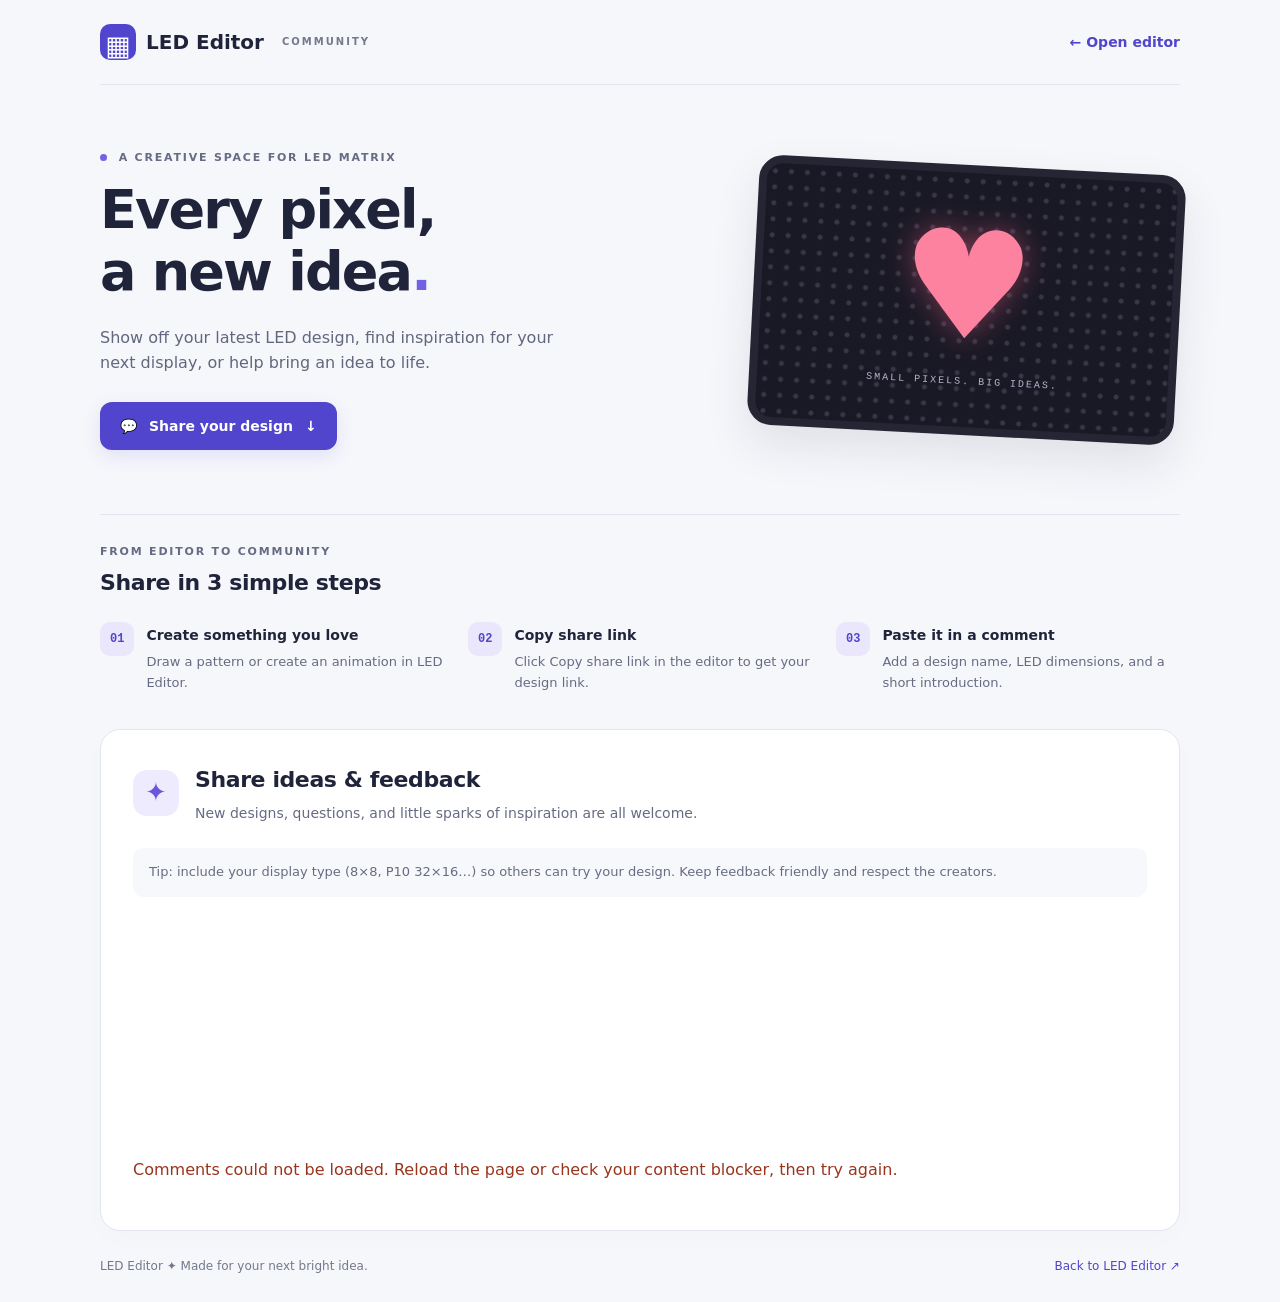
<file: comment.html>
<!DOCTYPE html>
<html lang="en">
<head>
    <meta charset="UTF-8">
    <meta name="viewport" content="width=device-width, initial-scale=1.0">
    <meta name="description" content="Share LED matrix designs, discover ideas, and exchange feedback with the LED Editor community.">
    <meta name="color-scheme" content="light">
    <title>Community · LED Matrix Editor</title>
    <link rel="canonical" href="https://tranchausky.github.io/led7219-matrix-editor/comment.html">
    <link rel="stylesheet" href="comment.css">
</head>
<body>
    <header class="site-header">
        <a class="brand" href="index.html"><span class="brand-icon" aria-hidden="true">▦</span> LED Editor <span class="brand-tag">COMMUNITY</span></a>
        <a class="back-link" href="index.html"><span aria-hidden="true">←</span> Open editor</a>
    </header>
    <main>
        <section class="hero" aria-labelledby="page-title">
            <div class="hero-copy">
                <p class="eyebrow"><span class="status-dot" aria-hidden="true"></span> A CREATIVE SPACE FOR LED MATRIX</p>
                <h1 id="page-title">Every pixel,<br>a new idea<span class="accent">.</span></h1>
                <p class="intro">Show off your latest LED design, find inspiration for your next display, or help bring an idea to life.</p>
                <a class="primary-link" href="#discussion"><span aria-hidden="true">💬</span> Share your design <span aria-hidden="true">↓</span></a>
            </div>
            <div class="matrix-art" aria-hidden="true">
                <div class="pixel-heart">♥</div>
                <span>SMALL PIXELS. BIG IDEAS.</span>
            </div>
        </section>
        <section class="share-guide" aria-labelledby="guide-title">
            <div><p class="eyebrow">FROM EDITOR TO COMMUNITY</p><h2 id="guide-title">Share in 3 simple steps</h2></div>
            <ol>
                <li><span class="step">01</span><div><strong>Create something you love</strong><p>Draw a pattern or create an animation in LED Editor.</p></div></li>
                <li><span class="step">02</span><div><strong>Copy share link</strong><p>Click Copy share link in the editor to get your design link.</p></div></li>
                <li><span class="step">03</span><div><strong>Paste it in a comment</strong><p>Add a design name, LED dimensions, and a short introduction.</p></div></li>
            </ol>
        </section>
        <section class="discussion" id="discussion" aria-labelledby="discussion-title">
            <div class="discussion-heading"><span class="discussion-icon" aria-hidden="true">✦</span><div><h2 id="discussion-title">Share ideas & feedback</h2><p>New designs, questions, and little sparks of inspiration are all welcome.</p></div></div>
            <p class="community-note">Tip: include your display type (8×8, P10 32×16…) so others can try your design. Keep feedback friendly and respect the creators.</p>
            <div id="disqus_thread"></div>
            <p id="disqus-error" hidden>Comments could not be loaded. Reload the page or check your content blocker, then try again.</p>
            <noscript>Please enable JavaScript to view the <a href="https://disqus.com/?ref_noscript">comments powered by Disqus.</a></noscript>
        </section>
    </main>
    <footer><span>LED Editor <span aria-hidden="true">✦</span> Made for your next bright idea.</span><a href="index.html">Back to LED Editor <span aria-hidden="true">↗</span></a></footer>
    <script>
        var disqus_config = function () {
            this.page.url = 'https://tranchausky.github.io/led7219-matrix-editor/comment.html';
            this.page.identifier = 'lededitor-community';
        };
        (function () {
            var d = document, s = d.createElement('script');
            s.src = 'https://lededitor.disqus.com/embed.js';
            s.setAttribute('data-timestamp', +new Date());
            s.onerror = function () { d.getElementById('disqus-error').hidden = false; };
            (d.head || d.body).appendChild(s);
        })();
    </script>
</body>
</html>
</file>
<file: comment.css>
* { box-sizing: border-box; }
html { scroll-behavior: smooth; scroll-padding-top: 24px; }
body { margin: 0; background: #f6f7fb; color: #20243b; font-family: system-ui, -apple-system, "Segoe UI", sans-serif; line-height: 1.6; }
a { color: #5145cd; }
a:focus-visible { outline: 3px solid #8174ed; outline-offset: 5px; }
.site-header, main, footer { width: min(1080px, calc(100% - 48px)); margin-inline: auto; }
.site-header { display: flex; align-items: center; justify-content: space-between; gap: 20px; padding-block: 24px; border-bottom: 1px solid #e2e5ef; }
.brand { display: flex; align-items: center; gap: 10px; text-decoration: none; color: #20243b; font-size: 20px; font-weight: 750; }
.brand-icon { background: #5145cd; color: white; width: 36px; height: 36px; border-radius: 10px; display: grid; place-items: center; font-size: 27px; }
.brand-tag { color: #73788d; font-size: 10px; letter-spacing: 2px; margin-left: 8px; }
.back-link { text-decoration: none; font-size: 14px; font-weight: 600; }
.hero { display: grid; grid-template-columns: 1.4fr 1fr; align-items: center; gap: 56px; padding: 64px 0; }
.eyebrow { color: #666b83; font-size: 11px; font-weight: 750; letter-spacing: 1.8px; margin: 0 0 12px; }
.status-dot { display: inline-block; width: 7px; height: 7px; border-radius: 50%; background: #7261e5; margin-right: 6px; }
h1 { font-size: clamp(34px, 4.6vw, 54px); line-height: 1.15; letter-spacing: -1.8px; margin: 0 0 22px; }
.accent { color: #7261e5; }
.intro { color: #62677e; max-width: 490px; font-size: 16px; margin: 0 0 26px; }
.primary-link { display: inline-flex; align-items: center; gap: 12px; background: #5145cd; color: white; text-decoration: none; padding: 13px 20px; border-radius: 12px; font-size: 14px; font-weight: 650; box-shadow: 0 6px 18px #5145cd20; }
.primary-link:hover { background: #4035ae; }
.matrix-art { min-height: 270px; border-radius: 24px; background: radial-gradient(circle, #383648 2px, transparent 3px) 0 0 / 16px 16px, #191925; display: flex; flex-direction: column; align-items: center; justify-content: center; box-shadow: 0 20px 45px #26233d1a; transform: rotate(3deg); border: 8px solid #252534; }
.pixel-heart { color: #fc829f; font-size: 150px; line-height: 1.2; text-shadow: 0 0 30px #f9628670; }
.matrix-art > span { color: #b8b5cf; font: 10px ui-monospace, monospace; letter-spacing: 2px; margin-bottom: 18px; }
.share-guide { border-top: 1px solid #e2e5ef; padding: 28px 0 36px; }
h2 { margin: 0; font-size: 22px; letter-spacing: -.4px; }
.share-guide .eyebrow { margin-bottom: 4px; }
ol { list-style: none; padding: 0; margin: 22px 0 0; display: grid; grid-template-columns: repeat(3, 1fr); gap: 24px; }
li { display: flex; align-items: flex-start; gap: 12px; }
.step { font: 600 12px ui-monospace, monospace; padding: 10px; border-radius: 10px; color: #5145cd; background: #eae7fc; }
li strong { font-size: 14px; }
li p { color: #666b83; font-size: 13px; margin: 4px 0 0; }
.discussion { padding: 32px; background: white; border: 1px solid #e3e5ef; border-radius: 20px; box-shadow: 0 8px 30px #25243d04; }
.discussion-heading { display: flex; align-items: center; gap: 16px; }
.discussion-icon { display: grid; place-items: center; flex-shrink: 0; width: 46px; height: 46px; border-radius: 14px; background: #eeebff; color: #6956da; font-size: 26px; }
.discussion-heading p { color: #666b83; font-size: 14px; margin: 4px 0 0; }
.community-note { font-size: 13px; color: #676c82; background: #f7f8fc; padding: 14px 16px; border-radius: 10px; margin: 24px 0; }
#disqus_thread { min-height: 220px; }
#disqus-error { color: #9b341d; }
footer { display: flex; justify-content: space-between; gap: 16px; padding-block: 26px; font-size: 12px; color: #73788d; }
footer a { text-decoration: none; }
@media (max-width: 700px) {
    .site-header, main, footer { width: calc(100% - 32px); }
    .brand-tag { display: none; }
    .hero { grid-template-columns: 1fr; gap: 32px; padding: 36px 0; }
    .matrix-art { min-height: 200px; transform: none; }
    .pixel-heart { font-size: 110px; }
    ol { grid-template-columns: 1fr; gap: 18px; }
    .discussion { padding: 20px 16px; }
    footer { flex-direction: column; }
}
@media (prefers-reduced-motion: reduce) { html { scroll-behavior: auto; } }
</file>
